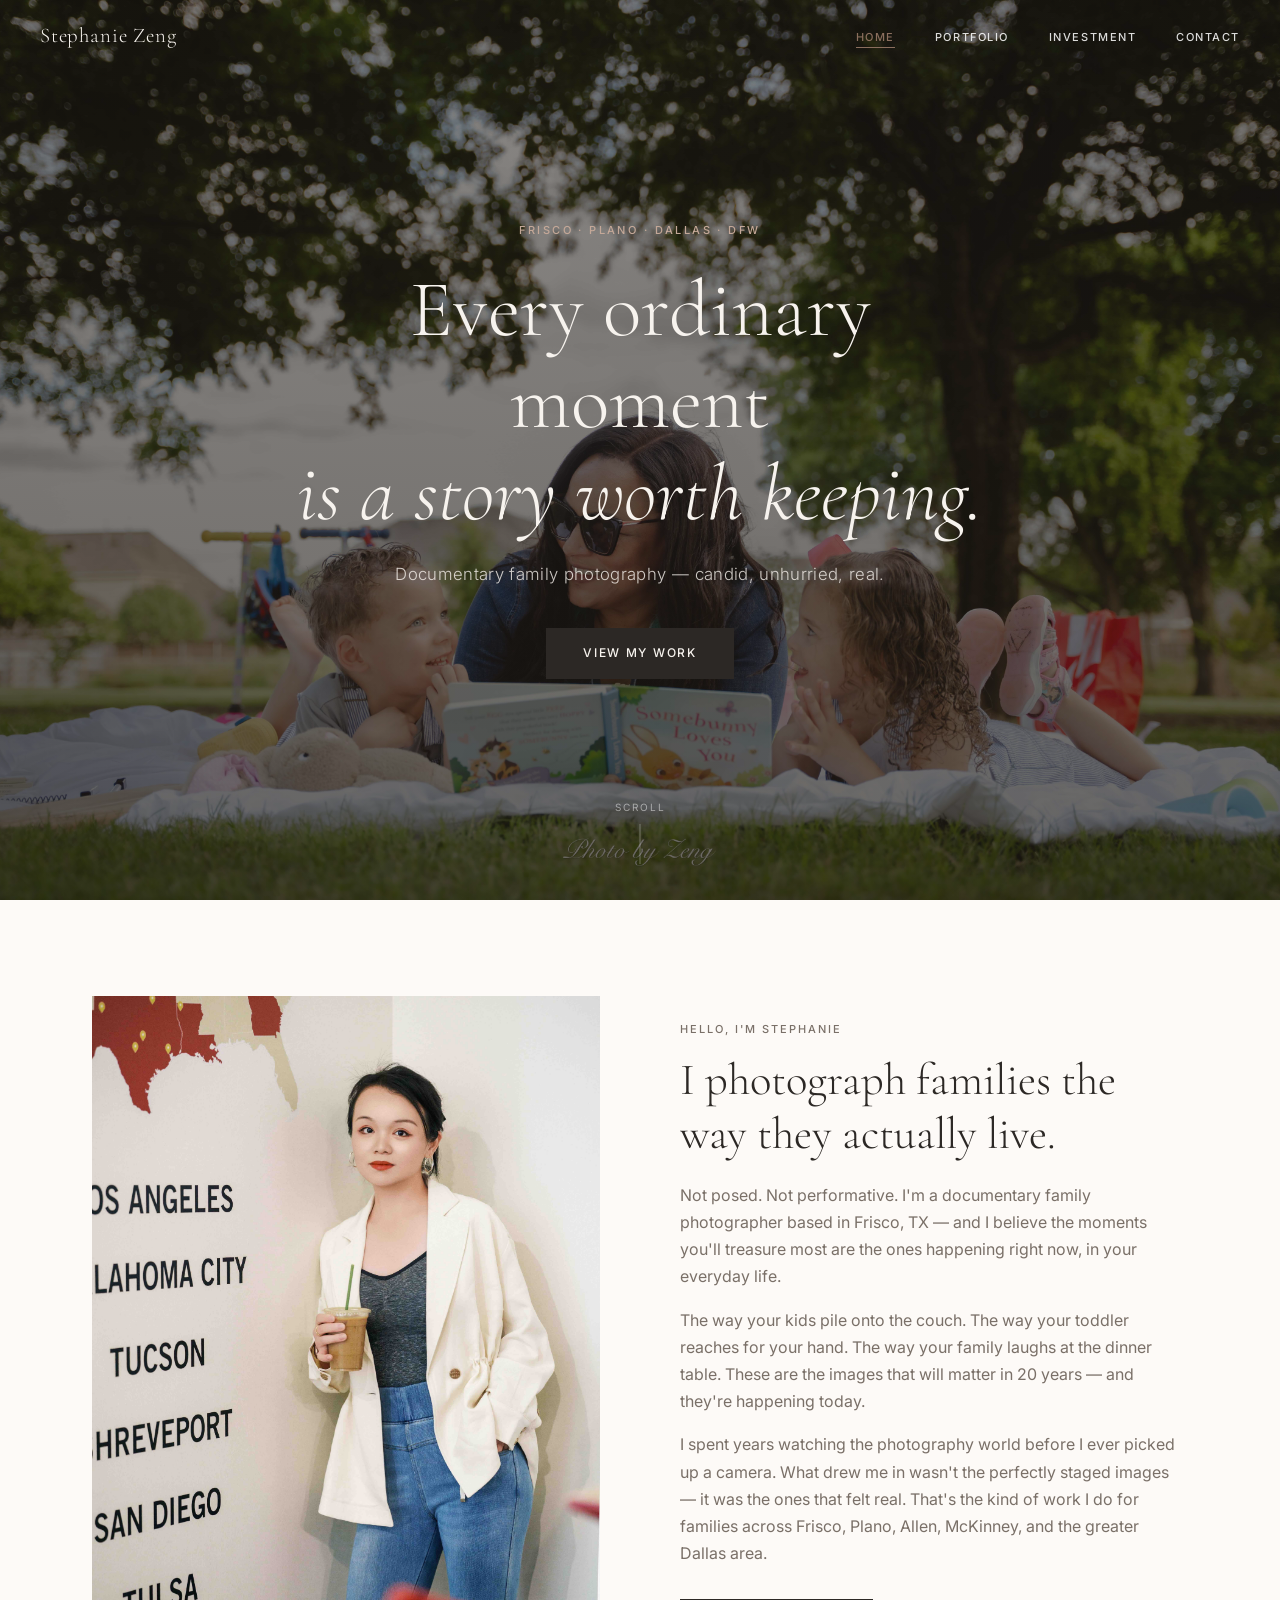
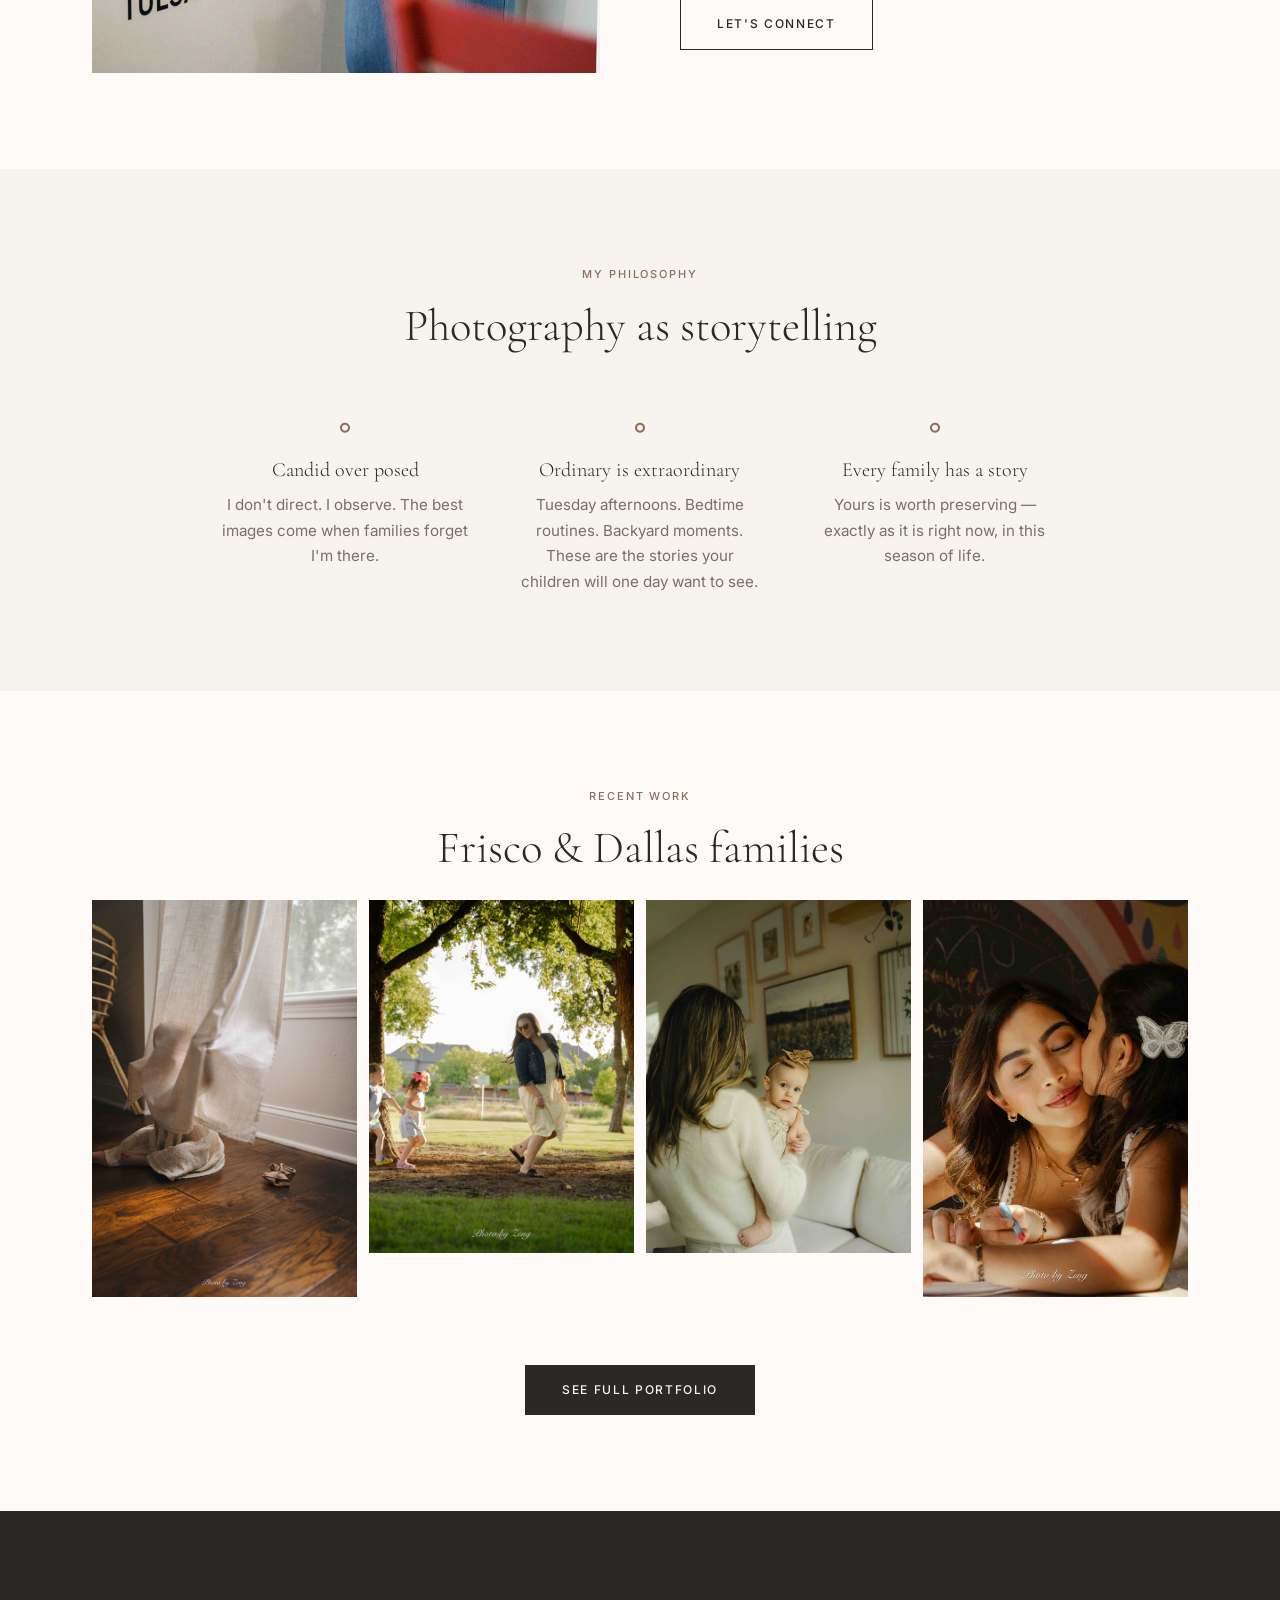
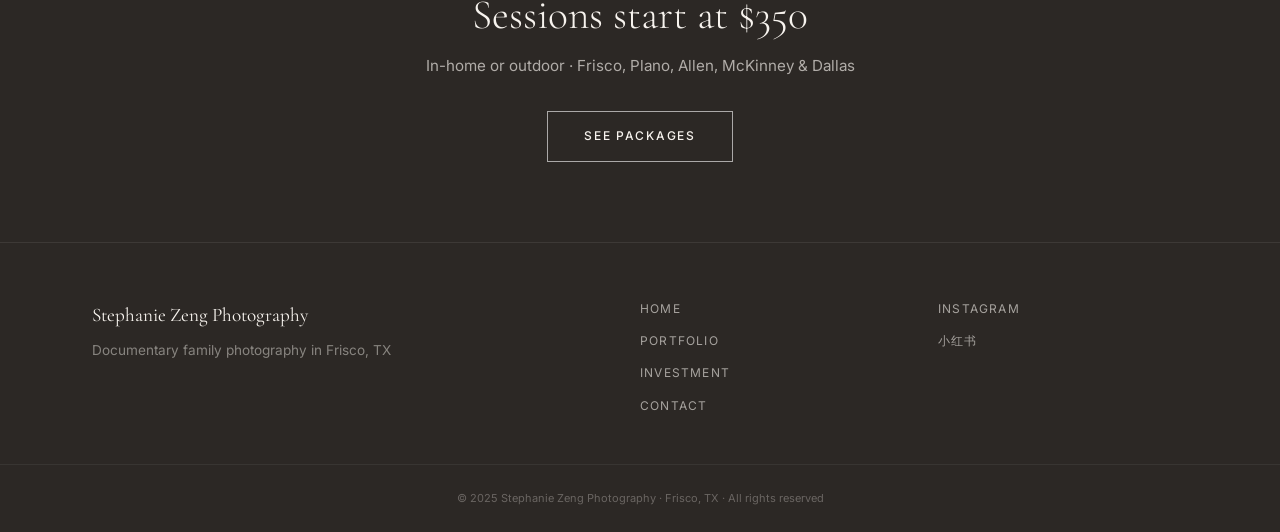
<file: index.html>
<!DOCTYPE html>
<html lang="en">
<head>
  <meta charset="UTF-8" />
  <meta name="viewport" content="width=device-width, initial-scale=1.0" />
  <title>Stephanie Zeng | Frisco Family Photographer | Documentary Photography</title>
  <meta name="description" content="Frisco, TX family photographer specializing in candid documentary photography. Capturing real moments for families in Frisco, Plano, Allen, McKinney, and Dallas. Book a session today." />
  <meta name="keywords" content="Frisco family photographer, Plano family photographer, Dallas documentary photographer, McKinney family photos, Allen TX photographer, candid family photography, documentary family photography, DFW family photographer" />
  <meta name="robots" content="index, follow" />
  <link rel="canonical" href="https://stephaniezeng.com/" />

  <!-- Open Graph -->
  <meta property="og:title" content="Stephanie Zeng | Frisco Family Photographer" />
  <meta property="og:description" content="Documentary family photography in Frisco, Plano, Allen, McKinney & Dallas. Real moments. Real stories." />
  <meta property="og:type" content="website" />
  <meta property="og:url" content="https://stephaniezeng.com/" />
  <meta property="og:image" content="https://stephaniezeng.com/images/og-image.jpg" />

  <!-- Local Business Schema -->
  <script type="application/ld+json">
  {
    "@context": "https://schema.org",
    "@type": "LocalBusiness",
    "name": "Stephanie Zeng Photography",
    "description": "Documentary family photographer serving Frisco, Plano, Allen, McKinney, and Dallas, TX",
    "url": "https://stephaniezeng.com",
    "telephone": "",
    "address": {
      "@type": "PostalAddress",
      "addressLocality": "Frisco",
      "addressRegion": "TX",
      "addressCountry": "US"
    },
    "geo": {
      "@type": "GeoCoordinates",
      "latitude": "33.1507",
      "longitude": "-96.8236"
    },
    "areaServed": ["Frisco TX", "Plano TX", "Allen TX", "McKinney TX", "Dallas TX"],
    "priceRange": "$$",
    "sameAs": [
      "https://www.instagram.com/stephanie.zeng",
      "https://xhslink.com/m/5gTc3pOrVRB"
    ]
  }
  </script>

  <link rel="preconnect" href="https://fonts.googleapis.com">
  <link href="https://fonts.googleapis.com/css2?family=Cormorant+Garamond:ital,wght@0,300;0,400;1,300;1,400&family=Inter:wght@300;400;500&display=swap" rel="stylesheet">
  <link rel="stylesheet" href="css/style.css" />
</head>
<body>

  <!-- NAV -->
  <nav class="nav" id="nav">
    <a href="index.html" class="nav-logo">Stephanie Zeng</a>
    <button class="nav-toggle" id="navToggle" aria-label="Open menu">&#9776;</button>
    <ul class="nav-links" id="navLinks">
      <li><a href="index.html" class="active">Home</a></li>
      <li><a href="portfolio.html">Portfolio</a></li>
      <li><a href="investment.html">Investment</a></li>
      <li><a href="contact.html">Contact</a></li>
    </ul>
  </nav>

  <!-- HERO -->
  <section class="hero">
    <div class="hero-image-wrap">
      <img src="images/hero.jpg" alt="Candid family moment captured in Frisco Texas by documentary photographer Stephanie Zeng" class="hero-img" onerror="this.style.display='none'" />
      <div class="hero-overlay"></div>
    </div>
    <div class="hero-content">
      <p class="hero-eyebrow">Frisco · Plano · Dallas · DFW</p>
      <h1 class="hero-headline">Every ordinary moment<br /><em>is a story worth keeping.</em></h1>
      <p class="hero-sub">Documentary family photography — candid, unhurried, real.</p>
      <a href="portfolio.html" class="btn-primary">View My Work</a>
    </div>
    <div class="hero-scroll">scroll</div>
  </section>

  <!-- INTRO -->
  <section class="intro section">
    <div class="container intro-grid">
      <div class="intro-image-wrap">
        <img src="images/about-portrait.jpg" alt="Stephanie Zeng, Frisco family photographer" onerror="this.style.background='#e8e0d8'" />
      </div>
      <div class="intro-text">
        <p class="eyebrow">Hello, I'm Stephanie</p>
        <h2>I photograph families the way they actually live.</h2>
        <p>Not posed. Not performative. I'm a documentary family photographer based in Frisco, TX — and I believe the moments you'll treasure most are the ones happening right now, in your everyday life.</p>
        <p>The way your kids pile onto the couch. The way your toddler reaches for your hand. The way your family laughs at the dinner table. These are the images that will matter in 20 years — and they're happening today.</p>
        <p>I spent years watching the photography world before I ever picked up a camera. What drew me in wasn't the perfectly staged images — it was the ones that felt real. That's the kind of work I do for families across Frisco, Plano, Allen, McKinney, and the greater Dallas area.</p>
        <a href="contact.html" class="btn-secondary">Let's Connect</a>
      </div>
    </div>
  </section>

  <!-- WHAT I BELIEVE -->
  <section class="beliefs section bg-warm">
    <div class="container beliefs-inner">
      <p class="eyebrow center">My Philosophy</p>
      <h2 class="center">Photography as storytelling</h2>
      <div class="beliefs-grid">
        <div class="belief-card">
          <span class="belief-icon">◦</span>
          <h3>Candid over posed</h3>
          <p>I don't direct. I observe. The best images come when families forget I'm there.</p>
        </div>
        <div class="belief-card">
          <span class="belief-icon">◦</span>
          <h3>Ordinary is extraordinary</h3>
          <p>Tuesday afternoons. Bedtime routines. Backyard moments. These are the stories your children will one day want to see.</p>
        </div>
        <div class="belief-card">
          <span class="belief-icon">◦</span>
          <h3>Every family has a story</h3>
          <p>Yours is worth preserving — exactly as it is right now, in this season of life.</p>
        </div>
      </div>
    </div>
  </section>

  <!-- GALLERY PREVIEW -->
  <section class="preview section">
    <div class="container">
      <p class="eyebrow center">Recent Work</p>
      <h2 class="center">Frisco & Dallas families</h2>
      <div class="preview-grid">
        <div class="preview-item tall"><img src="images/gallery-1.jpg" alt="Candid family photo session Frisco TX" onerror="this.style.background='#d5cdc4'" /></div>
        <div class="preview-item"><img src="images/gallery-2.jpg" alt="Documentary family photography Dallas" onerror="this.style.background='#c9c1b8'" /></div>
        <div class="preview-item"><img src="images/gallery-3.jpg" alt="Children photography Plano TX" onerror="this.style.background='#bfb8b0'" /></div>
        <div class="preview-item tall"><img src="images/gallery-4.jpg" alt="Family session McKinney Allen TX" onerror="this.style.background='#d5cdc4'" /></div>
      </div>
      <div class="center mt-lg">
        <a href="portfolio.html" class="btn-primary">See Full Portfolio</a>
      </div>
    </div>
  </section>

  <!-- CTA BAND -->
  <section class="cta-band">
    <div class="container cta-band-inner">
      <h2>Sessions start at $350</h2>
      <p>In-home or outdoor · Frisco, Plano, Allen, McKinney & Dallas</p>
      <a href="investment.html" class="btn-light">See Packages</a>
    </div>
  </section>

  <!-- FOOTER -->
  <footer class="footer">
    <div class="container footer-inner">
      <div class="footer-brand">
        <p class="footer-logo">Stephanie Zeng Photography</p>
        <p class="footer-tagline">Documentary family photography in Frisco, TX</p>
      </div>
      <div class="footer-links">
        <a href="index.html">Home</a>
        <a href="portfolio.html">Portfolio</a>
        <a href="investment.html">Investment</a>
        <a href="contact.html">Contact</a>
      </div>
      <div class="footer-social">
        <a href="https://www.instagram.com/stephanie.zeng" target="_blank" rel="noopener">Instagram</a>
        <a href="https://xhslink.com/m/5gTc3pOrVRB" target="_blank" rel="noopener">小红书</a>
      </div>
    </div>
    <p class="footer-copy">&copy; 2025 Stephanie Zeng Photography · Frisco, TX · All rights reserved</p>
  </footer>

  <script src="js/main.js"></script>
</body>
</html>
</file>
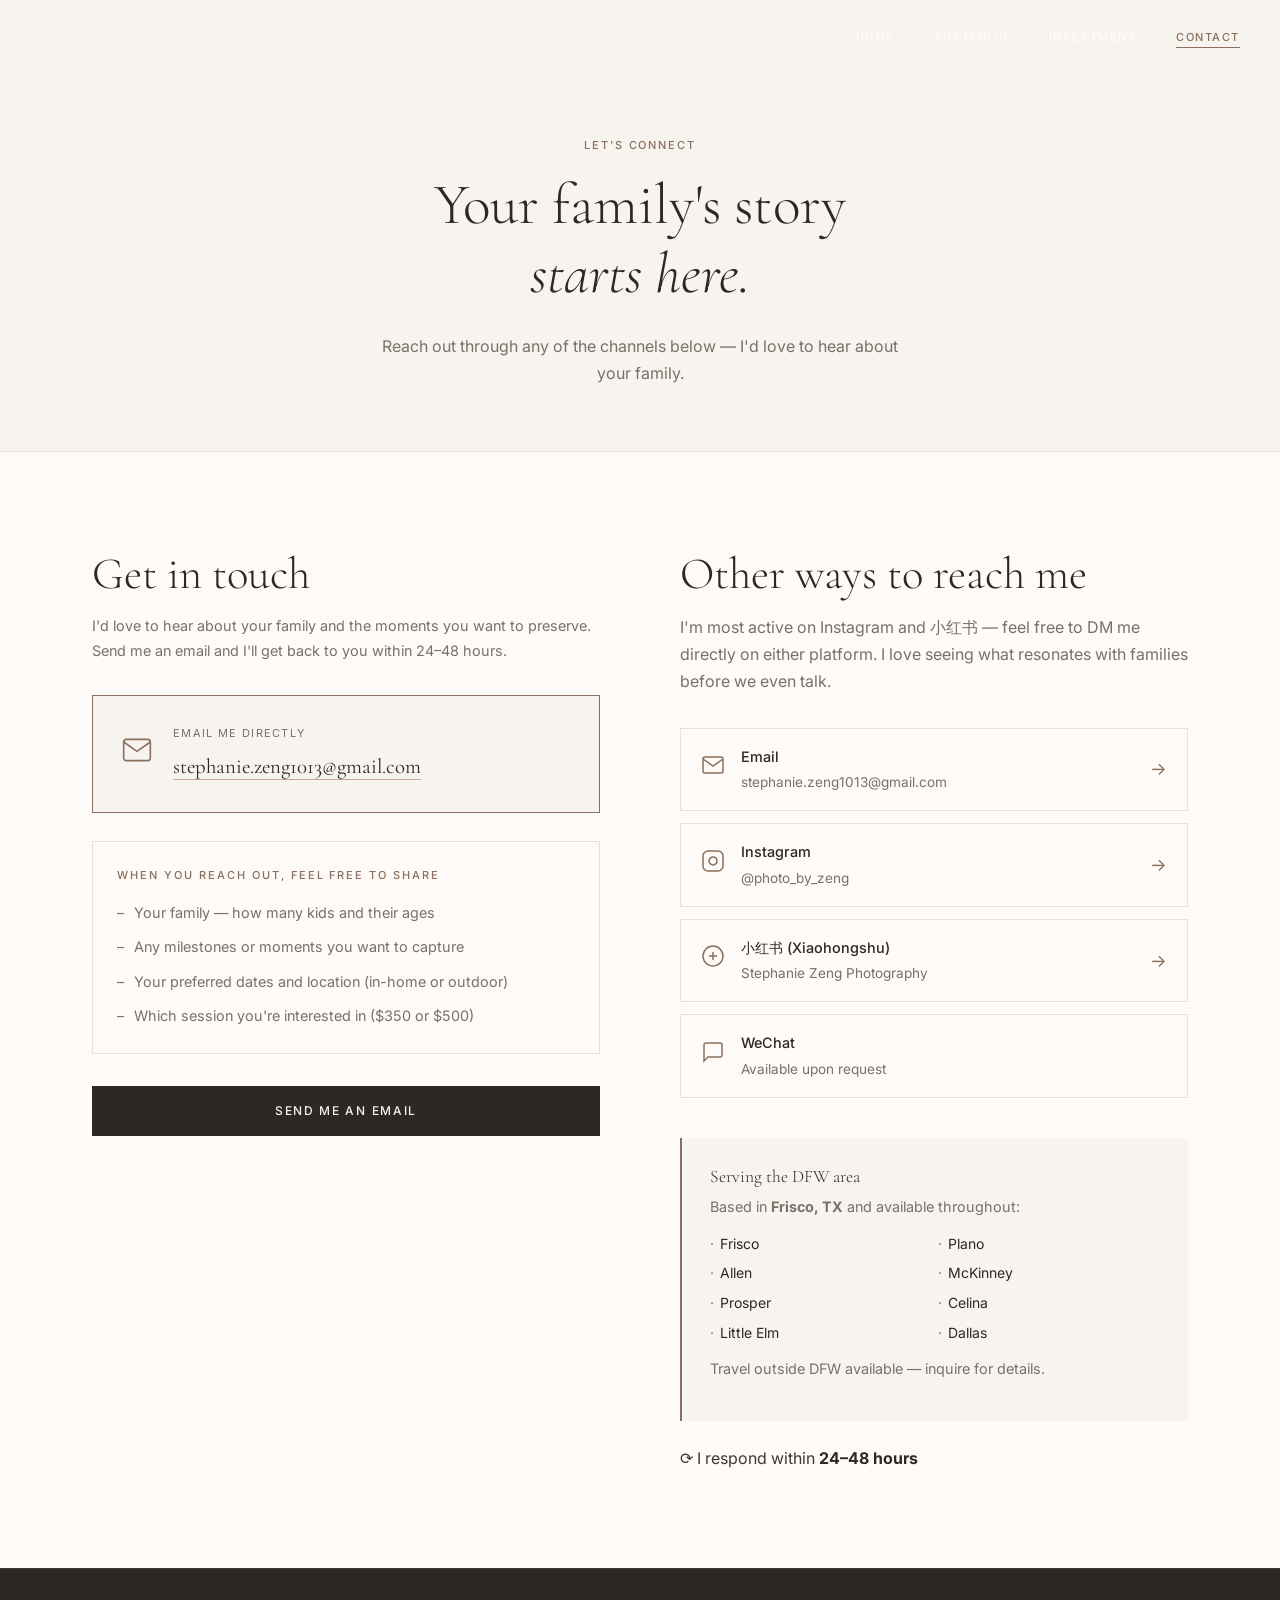
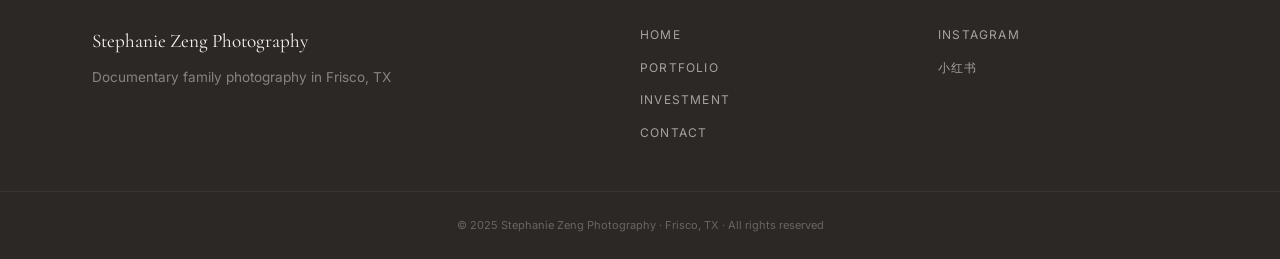
<file: contact.html>
<!DOCTYPE html>
<html lang="en">
<head>
  <meta charset="UTF-8" />
  <meta name="viewport" content="width=device-width, initial-scale=1.0" />
  <title>Contact | Stephanie Zeng Photography | Frisco Family Photographer</title>
  <meta name="description" content="Book a documentary family photography session with Stephanie Zeng in Frisco, Plano, Allen, McKinney, and Dallas TX. Reach out via email, Instagram, or WeChat." />
  <meta name="keywords" content="book Frisco family photographer, contact Dallas documentary photographer, family photography inquiry DFW, Plano family photo session booking" />
  <link rel="canonical" href="https://stephaniezeng.com/contact.html" />
  <link rel="preconnect" href="https://fonts.googleapis.com">
  <link href="https://fonts.googleapis.com/css2?family=Cormorant+Garamond:ital,wght@0,300;0,400;1,300;1,400&family=Inter:wght@300;400;500&display=swap" rel="stylesheet">
  <link rel="stylesheet" href="css/style.css" />
</head>
<body>

  <nav class="nav" id="nav">
    <a href="index.html" class="nav-logo">Stephanie Zeng</a>
    <button class="nav-toggle" id="navToggle" aria-label="Open menu">&#9776;</button>
    <ul class="nav-links" id="navLinks">
      <li><a href="index.html">Home</a></li>
      <li><a href="portfolio.html">Portfolio</a></li>
      <li><a href="investment.html">Investment</a></li>
      <li><a href="contact.html" class="active">Contact</a></li>
    </ul>
  </nav>

  <!-- PAGE HERO -->
  <section class="page-hero">
    <div class="container">
      <p class="eyebrow center">Let's Connect</p>
      <h1 class="center">Your family's story<br /><em>starts here.</em></h1>
      <p class="page-hero-sub center">Reach out through any of the channels below — I'd love to hear about your family.</p>
    </div>
  </section>

  <!-- CONTACT SECTION -->
  <section class="contact-section section">
    <div class="container contact-grid">

      <!-- EMAIL CARD -->
      <div class="contact-form-wrap">
        <h2>Get in touch</h2>
        <p class="contact-form-note">I'd love to hear about your family and the moments you want to preserve. Send me an email and I'll get back to you within 24–48 hours.</p>

        <div class="email-cta-card">
          <div class="email-cta-icon">
            <svg width="32" height="32" viewBox="0 0 24 24" fill="none" stroke="currentColor" stroke-width="1.2"><path d="M4 4h16c1.1 0 2 .9 2 2v12c0 1.1-.9 2-2 2H4c-1.1 0-2-.9-2-2V6c0-1.1.9-2 2-2z"/><polyline points="22,6 12,13 2,6"/></svg>
          </div>
          <div class="email-cta-text">
            <p class="email-cta-label">Email me directly</p>
            <a href="mailto:stephanie.zeng1013@gmail.com" class="email-cta-address">stephanie.zeng1013@gmail.com</a>
          </div>
        </div>

        <div class="email-what-to-include">
          <p class="eyebrow">When you reach out, feel free to share</p>
          <ul class="email-tips">
            <li>Your family — how many kids and their ages</li>
            <li>Any milestones or moments you want to capture</li>
            <li>Your preferred dates and location (in-home or outdoor)</li>
            <li>Which session you're interested in ($350 or $500)</li>
          </ul>
        </div>

        <a href="mailto:stephanie.zeng1013@gmail.com" class="btn-primary full-width" style="margin-top:32px;display:block;">Send Me an Email</a>
      </div>

      <!-- CONTACT INFO -->
      <div class="contact-info-wrap">
        <h2>Other ways to reach me</h2>
        <p>I'm most active on Instagram and 小红书 — feel free to DM me directly on either platform. I love seeing what resonates with families before we even talk.</p>

        <div class="contact-channels">

          <a href="mailto:stephanie.zeng1013@gmail.com" class="channel-card">
            <div class="channel-icon">
              <svg width="24" height="24" viewBox="0 0 24 24" fill="none" stroke="currentColor" stroke-width="1.5"><path d="M4 4h16c1.1 0 2 .9 2 2v12c0 1.1-.9 2-2 2H4c-1.1 0-2-.9-2-2V6c0-1.1.9-2 2-2z"/><polyline points="22,6 12,13 2,6"/></svg>
            </div>
            <div class="channel-text">
              <p class="channel-name">Email</p>
              <p class="channel-handle">stephanie.zeng1013@gmail.com</p>
            </div>
            <span class="channel-arrow">→</span>
          </a>

          <a href="https://www.instagram.com/photo_by_zeng" target="_blank" rel="noopener" class="channel-card">
            <div class="channel-icon">
              <svg width="24" height="24" viewBox="0 0 24 24" fill="none" stroke="currentColor" stroke-width="1.5"><rect x="2" y="2" width="20" height="20" rx="5" ry="5"/><path d="M16 11.37A4 4 0 1 1 12.63 8 4 4 0 0 1 16 11.37z"/><line x1="17.5" y1="6.5" x2="17.51" y2="6.5"/></svg>
            </div>
            <div class="channel-text">
              <p class="channel-name">Instagram</p>
              <p class="channel-handle">@photo_by_zeng</p>
            </div>
            <span class="channel-arrow">→</span>
          </a>

          <a href="https://xhslink.com/m/5gTc3pOrVRB" target="_blank" rel="noopener" class="channel-card">
            <div class="channel-icon">
              <svg width="24" height="24" viewBox="0 0 24 24" fill="none" stroke="currentColor" stroke-width="1.5"><path d="M12 2C6.48 2 2 6.48 2 12s4.48 10 10 10 10-4.48 10-10S17.52 2 12 2z"/><path d="M8 12h8M12 8v8"/></svg>
            </div>
            <div class="channel-text">
              <p class="channel-name">小红书 (Xiaohongshu)</p>
              <p class="channel-handle">Stephanie Zeng Photography</p>
            </div>
            <span class="channel-arrow">→</span>
          </a>

          <div class="channel-card no-link">
            <div class="channel-icon">
              <svg width="24" height="24" viewBox="0 0 24 24" fill="none" stroke="currentColor" stroke-width="1.5"><path d="M21 15a2 2 0 0 1-2 2H7l-4 4V5a2 2 0 0 1 2-2h14a2 2 0 0 1 2 2z"/></svg>
            </div>
            <div class="channel-text">
              <p class="channel-name">WeChat</p>
              <p class="channel-handle">Available upon request</p>
            </div>
          </div>

        </div>

        <div class="contact-location-note">
          <h3>Serving the DFW area</h3>
          <p>Based in <strong>Frisco, TX</strong> and available throughout:</p>
          <ul class="location-list">
            <li>Frisco</li>
            <li>Plano</li>
            <li>Allen</li>
            <li>McKinney</li>
            <li>Prosper</li>
            <li>Celina</li>
            <li>Little Elm</li>
            <li>Dallas</li>
          </ul>
          <p class="location-note-sub">Travel outside DFW available — inquire for details.</p>
        </div>

        <div class="response-time">
          <p>⟳ I respond within <strong>24–48 hours</strong></p>
        </div>

      </div>
    </div>
  </section>

  <footer class="footer">
    <div class="container footer-inner">
      <div class="footer-brand">
        <p class="footer-logo">Stephanie Zeng Photography</p>
        <p class="footer-tagline">Documentary family photography in Frisco, TX</p>
      </div>
      <div class="footer-links">
        <a href="index.html">Home</a>
        <a href="portfolio.html">Portfolio</a>
        <a href="investment.html">Investment</a>
        <a href="contact.html">Contact</a>
      </div>
      <div class="footer-social">
        <a href="https://www.instagram.com/photo_by_zeng" target="_blank" rel="noopener">Instagram</a>
        <a href="https://xhslink.com/m/5gTc3pOrVRB" target="_blank" rel="noopener">小红书</a>
      </div>
    </div>
    <p class="footer-copy">&copy; 2025 Stephanie Zeng Photography · Frisco, TX · All rights reserved</p>
  </footer>

  <script src="js/main.js"></script>
</body>
</html>
</file>
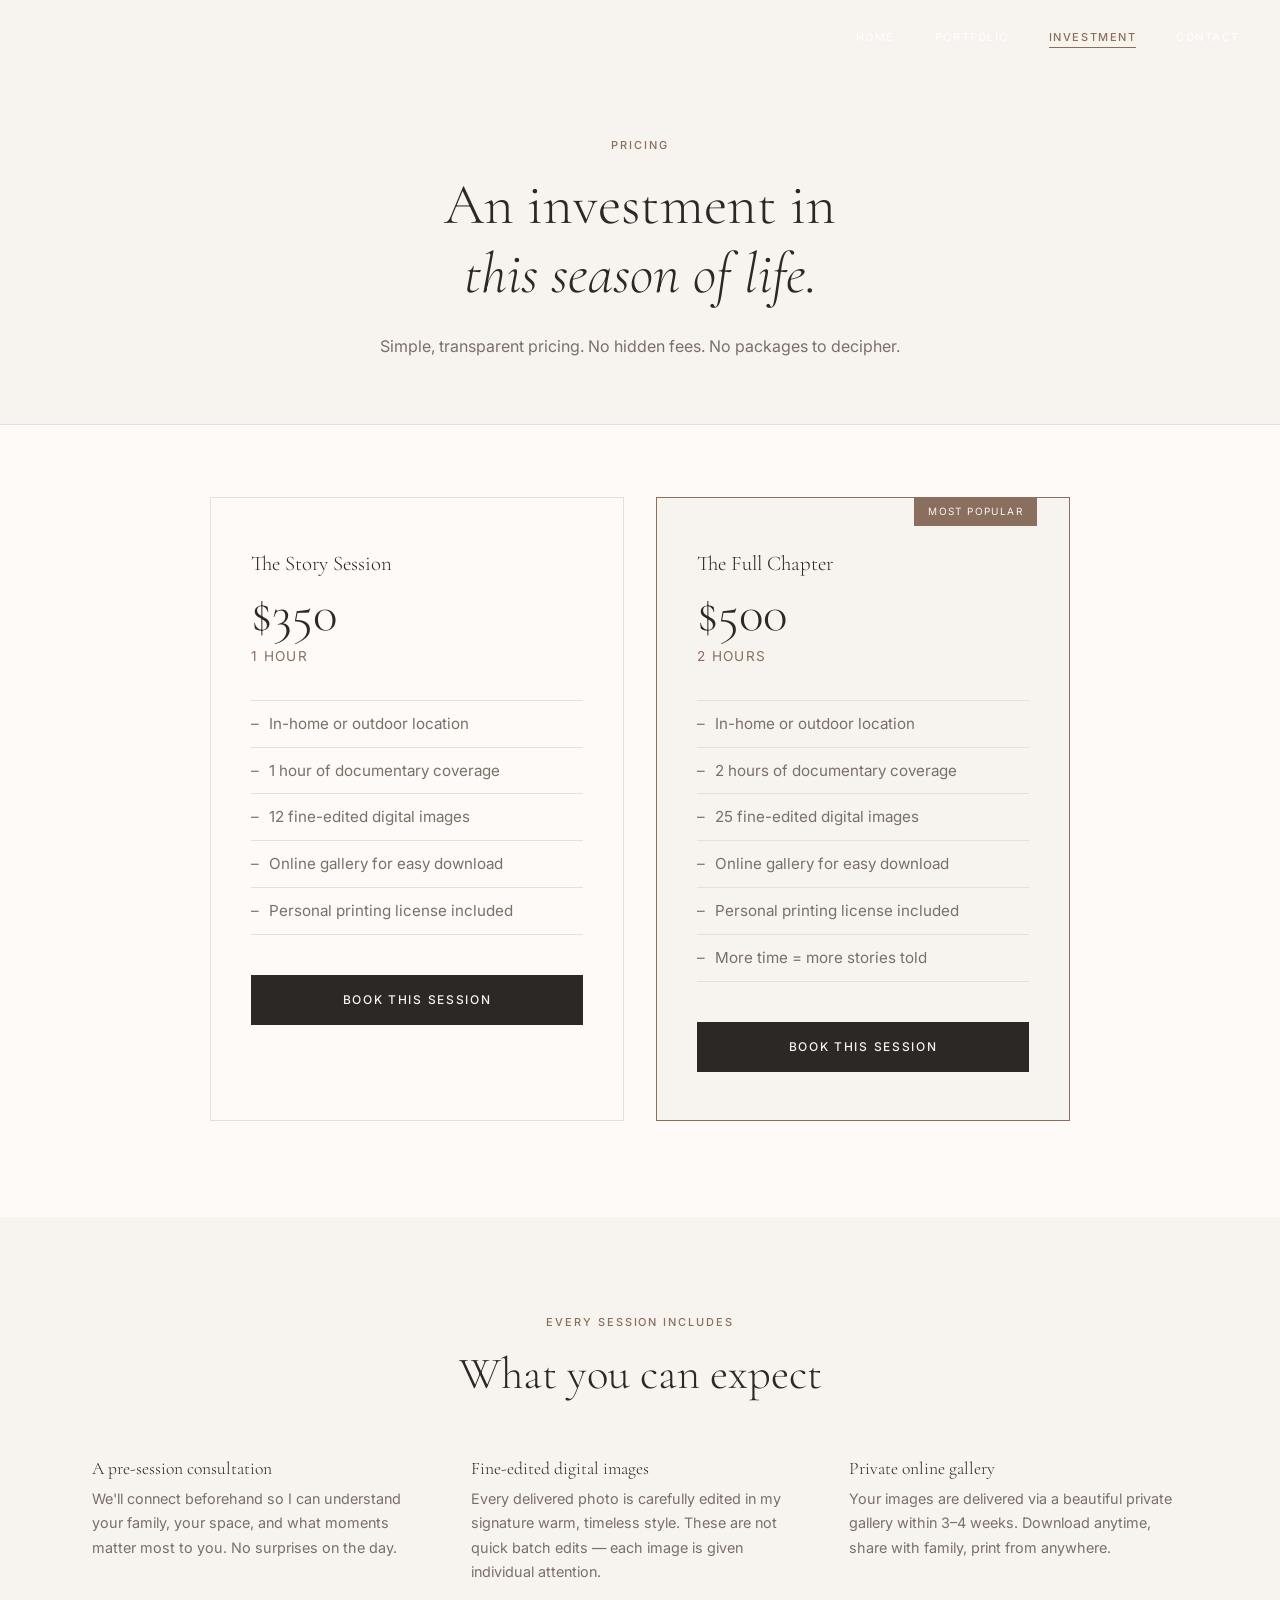
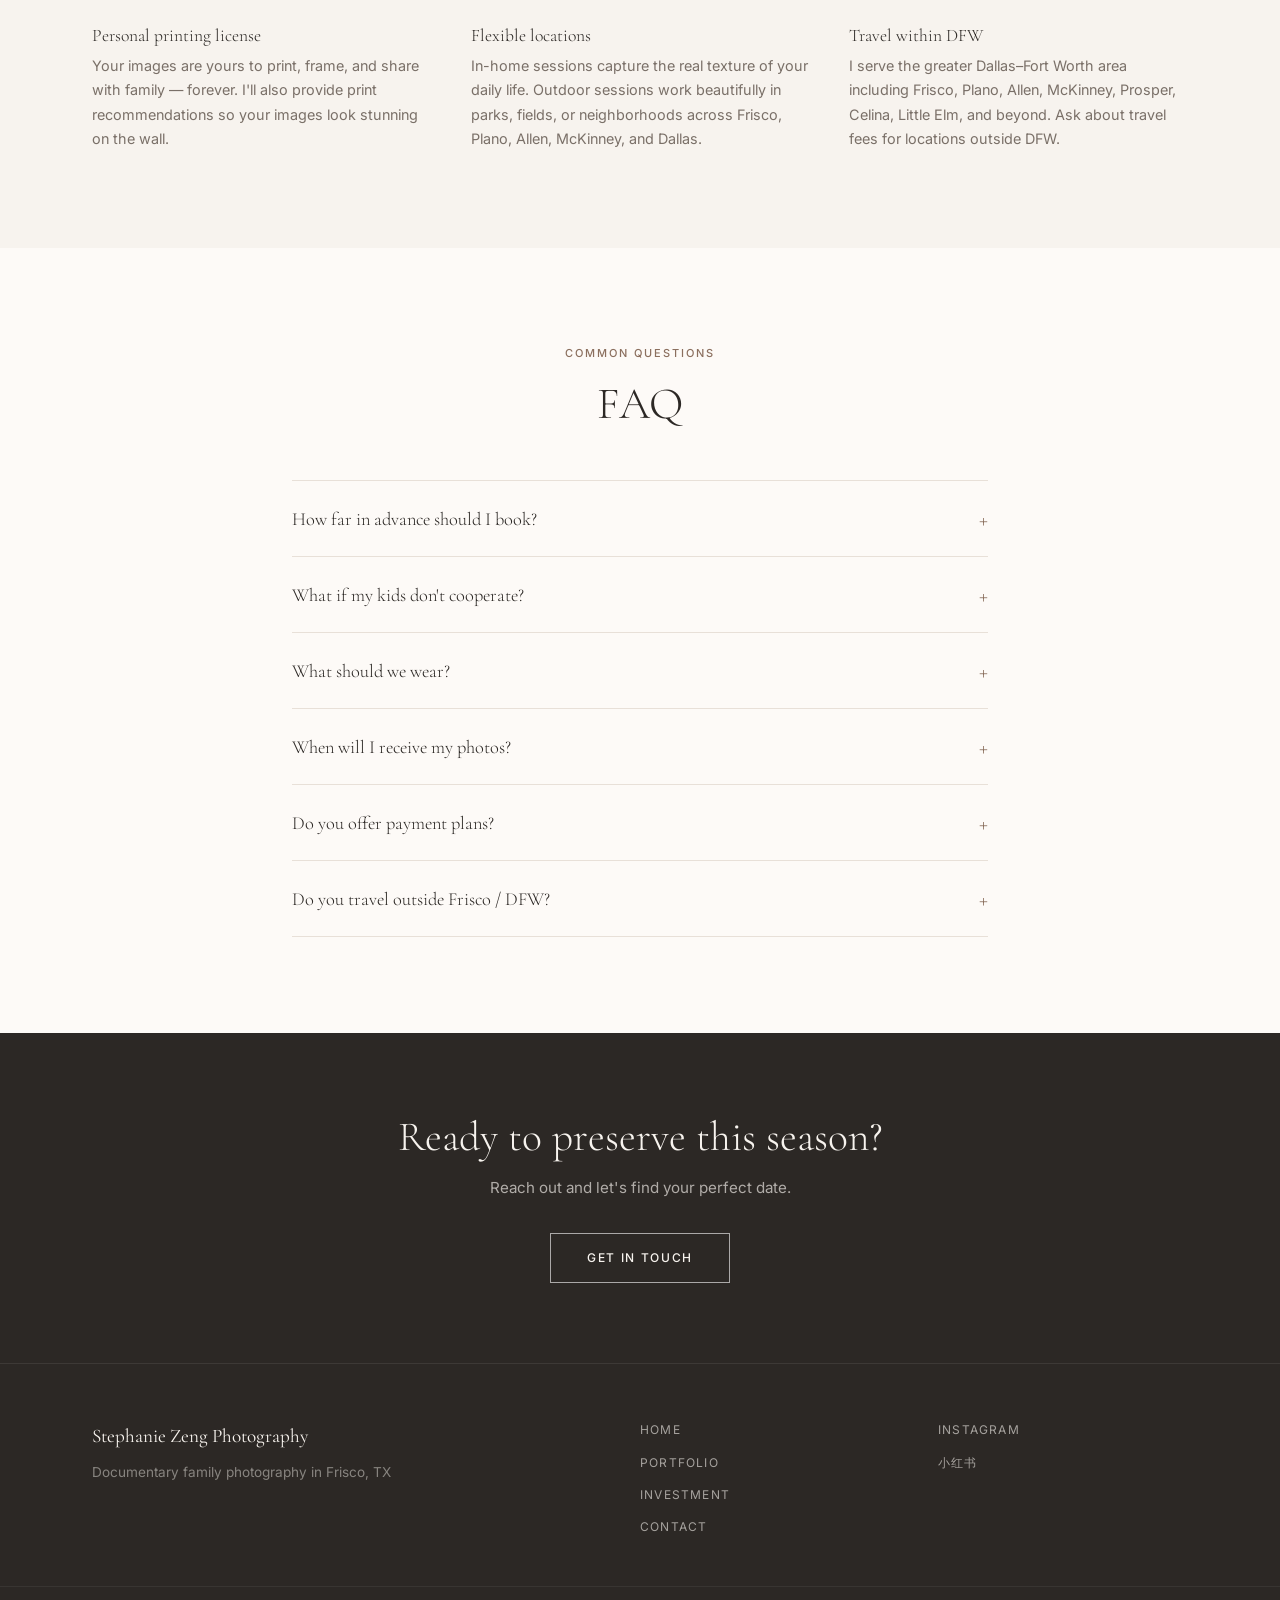
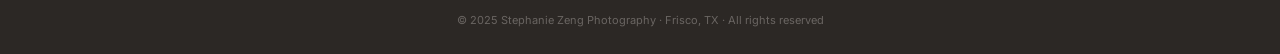
<file: investment.html>
<!DOCTYPE html>
<html lang="en">
<head>
  <meta charset="UTF-8" />
  <meta name="viewport" content="width=device-width, initial-scale=1.0" />
  <title>Investment | Stephanie Zeng Photography | Frisco Family Sessions</title>
  <meta name="description" content="Documentary family photography sessions starting at $350. In-home or outdoor. Serving Frisco, Plano, Allen, McKinney, and Dallas TX. See packages and pricing." />
  <meta name="keywords" content="Frisco family photographer pricing, family photography cost Dallas TX, affordable family photographer Plano, documentary family session investment DFW" />
  <link rel="canonical" href="https://stephaniezeng.com/investment.html" />
  <link rel="preconnect" href="https://fonts.googleapis.com">
  <link href="https://fonts.googleapis.com/css2?family=Cormorant+Garamond:ital,wght@0,300;0,400;1,300;1,400&family=Inter:wght@300;400;500&display=swap" rel="stylesheet">
  <link rel="stylesheet" href="css/style.css" />
</head>
<body>

  <nav class="nav" id="nav">
    <a href="index.html" class="nav-logo">Stephanie Zeng</a>
    <button class="nav-toggle" id="navToggle" aria-label="Open menu">&#9776;</button>
    <ul class="nav-links" id="navLinks">
      <li><a href="index.html">Home</a></li>
      <li><a href="portfolio.html">Portfolio</a></li>
      <li><a href="investment.html" class="active">Investment</a></li>
      <li><a href="contact.html">Contact</a></li>
    </ul>
  </nav>

  <!-- PAGE HERO -->
  <section class="page-hero">
    <div class="container">
      <p class="eyebrow center">Pricing</p>
      <h1 class="center">An investment in<br /><em>this season of life.</em></h1>
      <p class="page-hero-sub center">Simple, transparent pricing. No hidden fees. No packages to decipher.</p>
    </div>
  </section>

  <!-- PACKAGES -->
  <section class="packages section">
    <div class="container">
      <div class="packages-grid">

        <!-- SESSION 1 -->
        <div class="package-card">
          <div class="package-top">
            <p class="package-label">The Story Session</p>
            <p class="package-price">$350</p>
            <p class="package-duration">1 hour</p>
          </div>
          <ul class="package-includes">
            <li>In-home or outdoor location</li>
            <li>1 hour of documentary coverage</li>
            <li>12 fine-edited digital images</li>
            <li>Online gallery for easy download</li>
            <li>Personal printing license included</li>
          </ul>
          <a href="contact.html" class="btn-primary full-width">Book This Session</a>
        </div>

        <!-- SESSION 2 -->
        <div class="package-card featured">
          <div class="package-badge">Most Popular</div>
          <div class="package-top">
            <p class="package-label">The Full Chapter</p>
            <p class="package-price">$500</p>
            <p class="package-duration">2 hours</p>
          </div>
          <ul class="package-includes">
            <li>In-home or outdoor location</li>
            <li>2 hours of documentary coverage</li>
            <li>25 fine-edited digital images</li>
            <li>Online gallery for easy download</li>
            <li>Personal printing license included</li>
            <li>More time = more stories told</li>
          </ul>
          <a href="contact.html" class="btn-primary full-width">Book This Session</a>
        </div>

      </div>
    </div>
  </section>

  <!-- WHAT'S INCLUDED DETAILS -->
  <section class="included section bg-warm">
    <div class="container">
      <p class="eyebrow center">Every session includes</p>
      <h2 class="center">What you can expect</h2>
      <div class="included-grid">
        <div class="included-item">
          <h3>A pre-session consultation</h3>
          <p>We'll connect beforehand so I can understand your family, your space, and what moments matter most to you. No surprises on the day.</p>
        </div>
        <div class="included-item">
          <h3>Fine-edited digital images</h3>
          <p>Every delivered photo is carefully edited in my signature warm, timeless style. These are not quick batch edits — each image is given individual attention.</p>
        </div>
        <div class="included-item">
          <h3>Private online gallery</h3>
          <p>Your images are delivered via a beautiful private gallery within 3–4 weeks. Download anytime, share with family, print from anywhere.</p>
        </div>
        <div class="included-item">
          <h3>Personal printing license</h3>
          <p>Your images are yours to print, frame, and share with family — forever. I'll also provide print recommendations so your images look stunning on the wall.</p>
        </div>
        <div class="included-item">
          <h3>Flexible locations</h3>
          <p>In-home sessions capture the real texture of your daily life. Outdoor sessions work beautifully in parks, fields, or neighborhoods across Frisco, Plano, Allen, McKinney, and Dallas.</p>
        </div>
        <div class="included-item">
          <h3>Travel within DFW</h3>
          <p>I serve the greater Dallas–Fort Worth area including Frisco, Plano, Allen, McKinney, Prosper, Celina, Little Elm, and beyond. Ask about travel fees for locations outside DFW.</p>
        </div>
      </div>
    </div>
  </section>

  <!-- FAQ -->
  <section class="faq section">
    <div class="container faq-inner">
      <p class="eyebrow center">Common Questions</p>
      <h2 class="center">FAQ</h2>
      <div class="faq-list">
        <div class="faq-item">
          <button class="faq-q" aria-expanded="false">How far in advance should I book?</button>
          <div class="faq-a"><p>I recommend booking 4–6 weeks in advance, especially for fall sessions (September–November) which fill quickly. Summer and spring dates can book within 2–3 weeks.</p></div>
        </div>
        <div class="faq-item">
          <button class="faq-q" aria-expanded="false">What if my kids don't cooperate?</button>
          <div class="faq-a"><p>This is a documentary session — real life is exactly what I'm here to capture. Tantrums, silliness, running away — it's all part of your family's story. I've never met a family that wasn't "photogenic." I promise.</p></div>
        </div>
        <div class="faq-item">
          <button class="faq-q" aria-expanded="false">What should we wear?</button>
          <div class="faq-a"><p>Wear what you actually wear. Matching outfits are not required — complementary tones work well, but the most important thing is that you feel comfortable. I'll send a style guide after booking.</p></div>
        </div>
        <div class="faq-item">
          <button class="faq-q" aria-expanded="false">When will I receive my photos?</button>
          <div class="faq-a"><p>Your gallery will be delivered within 3–4 weeks of your session. Rush delivery is available for an additional fee — just ask.</p></div>
        </div>
        <div class="faq-item">
          <button class="faq-q" aria-expanded="false">Do you offer payment plans?</button>
          <div class="faq-a"><p>Yes! A 50% retainer is due at booking to hold your date, with the remainder due on the day of your session. I want this to be accessible for every family.</p></div>
        </div>
        <div class="faq-item">
          <button class="faq-q" aria-expanded="false">Do you travel outside Frisco / DFW?</button>
          <div class="faq-a"><p>I'm based in Frisco and regularly shoot across the DFW metroplex — Plano, Allen, McKinney, Prosper, Little Elm, Celina, and Dallas proper. Travel beyond DFW is available, please reach out to discuss.</p></div>
        </div>
      </div>
    </div>
  </section>

  <!-- CTA -->
  <section class="cta-band">
    <div class="container cta-band-inner">
      <h2>Ready to preserve this season?</h2>
      <p>Reach out and let's find your perfect date.</p>
      <a href="contact.html" class="btn-light">Get in Touch</a>
    </div>
  </section>

  <footer class="footer">
    <div class="container footer-inner">
      <div class="footer-brand">
        <p class="footer-logo">Stephanie Zeng Photography</p>
        <p class="footer-tagline">Documentary family photography in Frisco, TX</p>
      </div>
      <div class="footer-links">
        <a href="index.html">Home</a>
        <a href="portfolio.html">Portfolio</a>
        <a href="investment.html">Investment</a>
        <a href="contact.html">Contact</a>
      </div>
      <div class="footer-social">
        <a href="https://www.instagram.com/stephanie.zeng" target="_blank" rel="noopener">Instagram</a>
        <a href="https://xhslink.com/m/5gTc3pOrVRB" target="_blank" rel="noopener">小红书</a>
      </div>
    </div>
    <p class="footer-copy">&copy; 2025 Stephanie Zeng Photography · Frisco, TX · All rights reserved</p>
  </footer>

  <script src="js/main.js"></script>
</body>
</html>
</file>
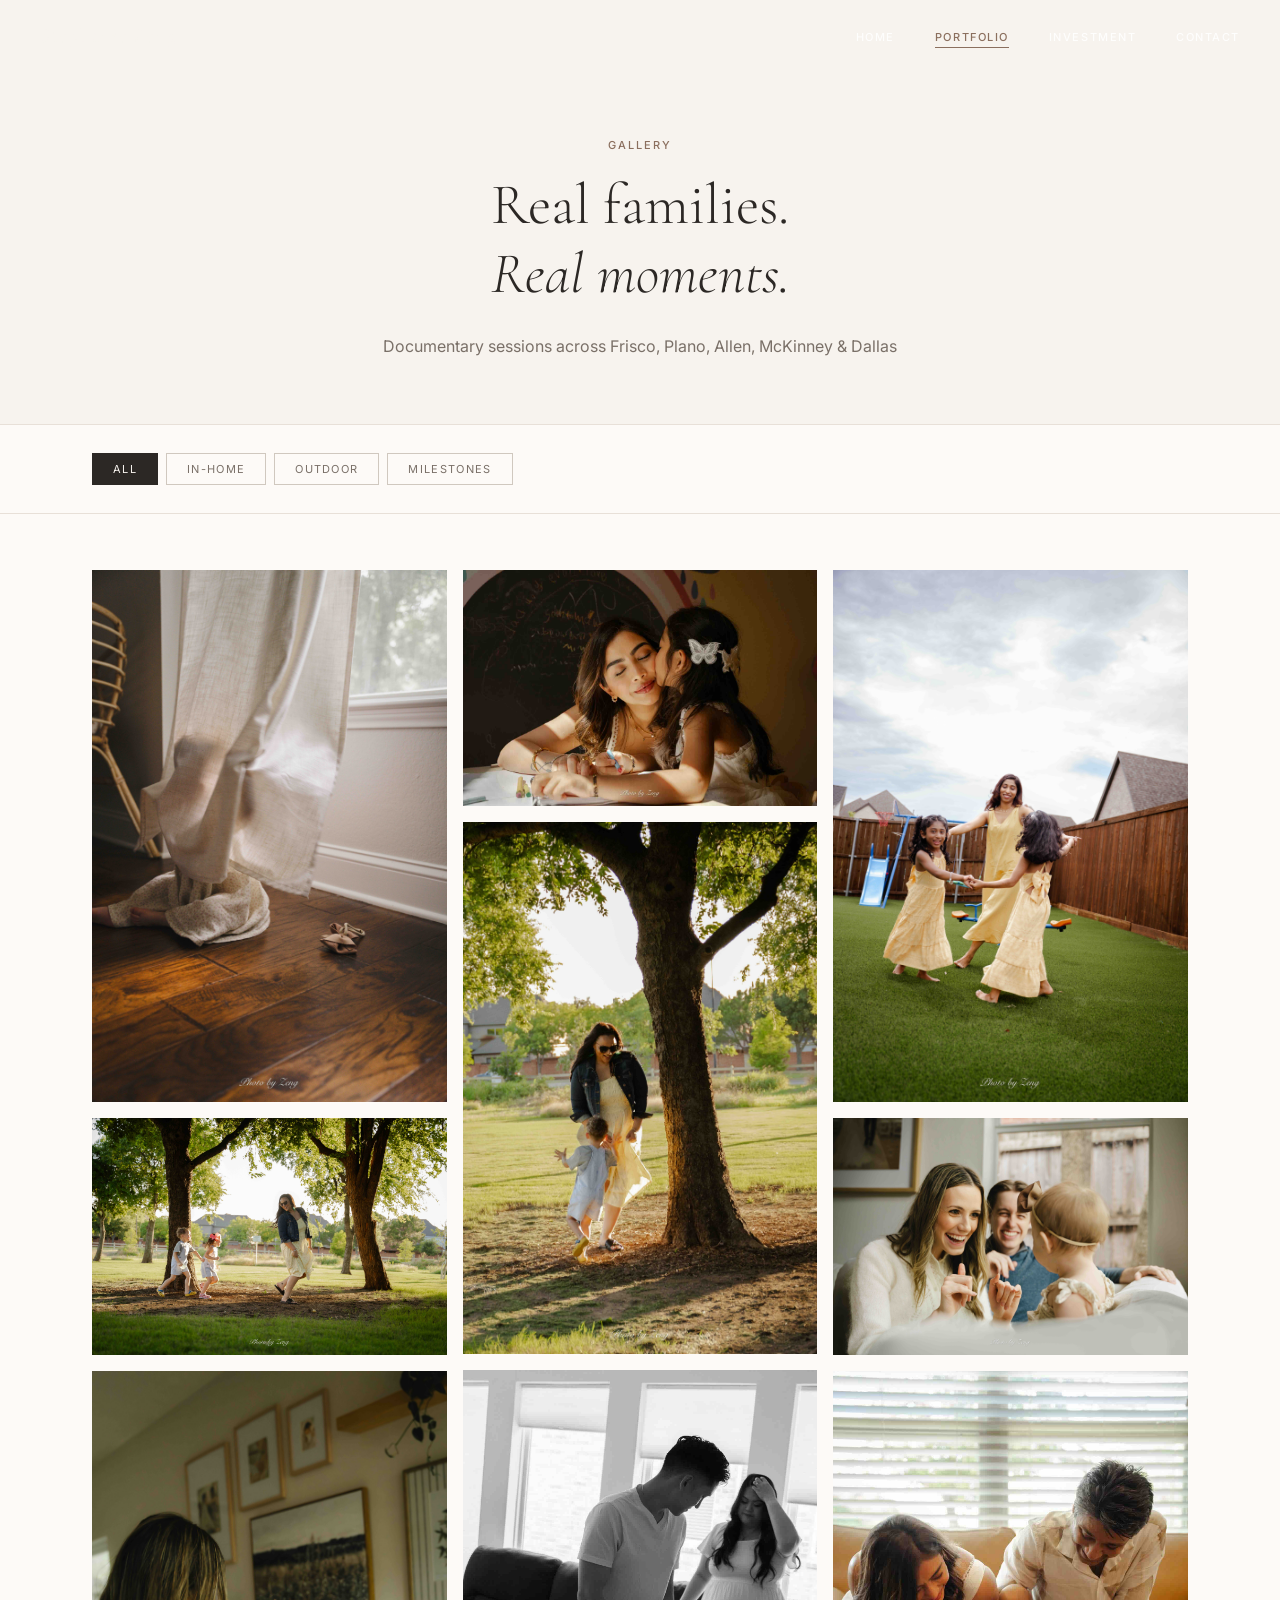
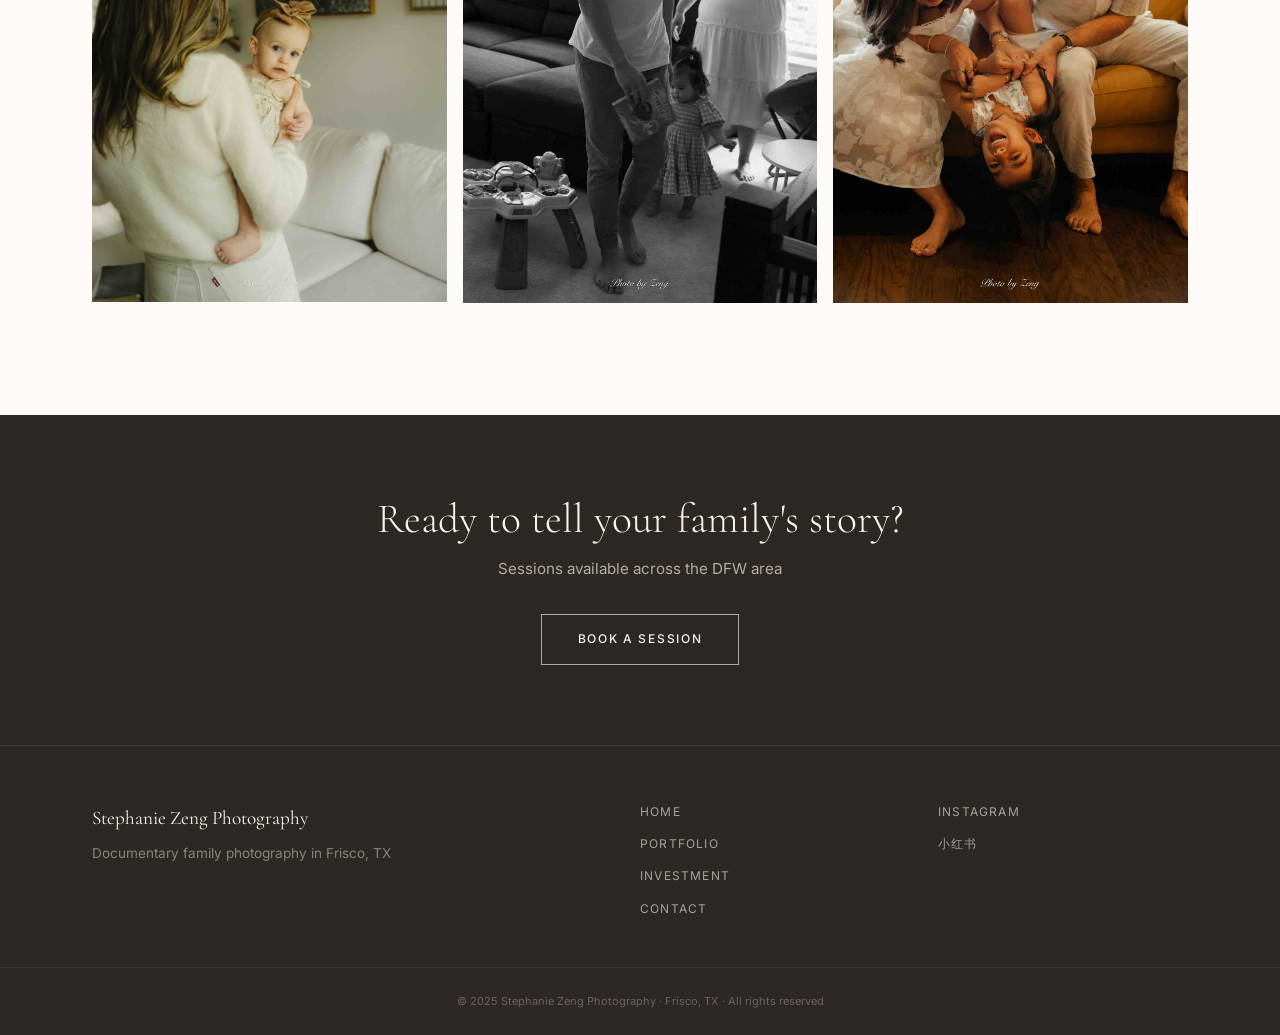
<file: portfolio.html>
<!DOCTYPE html>
<html lang="en">
<head>
  <meta charset="UTF-8" />
  <meta name="viewport" content="width=device-width, initial-scale=1.0" />
  <title>Portfolio | Stephanie Zeng | Frisco Documentary Family Photographer</title>
  <meta name="description" content="Browse candid, documentary family photography sessions in Frisco, Plano, Allen, McKinney, and Dallas TX. Real moments, real families, real stories by Stephanie Zeng." />
  <meta name="keywords" content="Frisco family photographer portfolio, Dallas candid family photos, documentary family photography DFW, Plano family photo gallery" />
  <link rel="canonical" href="https://stephaniezeng.com/portfolio.html" />
  <link rel="preconnect" href="https://fonts.googleapis.com">
  <link href="https://fonts.googleapis.com/css2?family=Cormorant+Garamond:ital,wght@0,300;0,400;1,300;1,400&family=Inter:wght@300;400;500&display=swap" rel="stylesheet">
  <link rel="stylesheet" href="css/style.css" />
</head>
<body>

  <nav class="nav" id="nav">
    <a href="index.html" class="nav-logo">Stephanie Zeng</a>
    <button class="nav-toggle" id="navToggle" aria-label="Open menu">&#9776;</button>
    <ul class="nav-links" id="navLinks">
      <li><a href="index.html">Home</a></li>
      <li><a href="portfolio.html" class="active">Portfolio</a></li>
      <li><a href="investment.html">Investment</a></li>
      <li><a href="contact.html">Contact</a></li>
    </ul>
  </nav>

  <!-- PAGE HERO -->
  <section class="page-hero">
    <div class="container">
      <p class="eyebrow center">Gallery</p>
      <h1 class="center">Real families.<br /><em>Real moments.</em></h1>
      <p class="page-hero-sub center">Documentary sessions across Frisco, Plano, Allen, McKinney & Dallas</p>
    </div>
  </section>

  <!-- FILTER (optional labels) -->
  <section class="filter-bar">
    <div class="container filter-inner">
      <button class="filter-btn active" data-filter="all">All</button>
      <button class="filter-btn" data-filter="inhome">In-Home</button>
      <button class="filter-btn" data-filter="outdoor">Outdoor</button>
      <button class="filter-btn" data-filter="milestone">Milestones</button>
    </div>
  </section>

  <!-- MASONRY GALLERY -->
  <section class="gallery-section section">
    <div class="container">
      <div class="masonry-grid" id="gallery">

        <div class="masonry-item" data-type="inhome">
          <img src="images/gallery-1.jpg" alt="In-home documentary family session Frisco TX" onerror="this.style.background='#d5cdc4';this.style.minHeight='320px'" />
          <div class="masonry-label">Frisco · In-Home</div>
        </div>

        <div class="masonry-item" data-type="outdoor">
          <img src="images/gallery-2.jpg" alt="Outdoor family session Plano TX" onerror="this.style.background='#c9c1b8';this.style.minHeight='240px'" />
          <div class="masonry-label">Plano · Outdoor</div>
        </div>

        <div class="masonry-item" data-type="milestone">
          <img src="images/gallery-3.jpg" alt="Family milestone session Allen TX" onerror="this.style.background='#bfb8b0';this.style.minHeight='280px'" />
          <div class="masonry-label">Allen · Milestone</div>
        </div>

        <div class="masonry-item" data-type="inhome">
          <img src="images/gallery-4.jpg" alt="Candid in-home family photography McKinney" onerror="this.style.background='#d0c9c0';this.style.minHeight='360px'" />
          <div class="masonry-label">McKinney · In-Home</div>
        </div>

        <div class="masonry-item" data-type="outdoor">
          <img src="images/gallery-5.jpg" alt="Outdoor documentary family session Dallas TX" onerror="this.style.background='#c5bdb4';this.style.minHeight='260px'" />
          <div class="masonry-label">Dallas · Outdoor</div>
        </div>

        <div class="masonry-item" data-type="inhome">
          <img src="images/gallery-6.jpg" alt="Frisco in-home family documentary photo" onerror="this.style.background='#d8d0c8';this.style.minHeight='300px'" />
          <div class="masonry-label">Frisco · In-Home</div>
        </div>

        <div class="masonry-item" data-type="outdoor">
          <img src="images/gallery-7.jpg" alt="Outdoor family session Frisco TX park" onerror="this.style.background='#cbc3bb';this.style.minHeight='340px'" />
          <div class="masonry-label">Frisco · Outdoor</div>
        </div>

        <div class="masonry-item" data-type="milestone">
          <img src="images/gallery-8.jpg" alt="Family newborn milestone photography Plano" onerror="this.style.background='#c0b9b1';this.style.minHeight='250px'" />
          <div class="masonry-label">Plano · Milestone</div>
        </div>

        <div class="masonry-item" data-type="inhome">
          <img src="images/gallery-9.jpg" alt="Candid documentary family photography Dallas" onerror="this.style.background='#d3cbc3';this.style.minHeight='290px'" />
          <div class="masonry-label">Dallas · In-Home</div>
        </div>

      </div>
    </div>
  </section>

  <!-- CTA -->
  <section class="cta-band">
    <div class="container cta-band-inner">
      <h2>Ready to tell your family's story?</h2>
      <p>Sessions available across the DFW area</p>
      <a href="contact.html" class="btn-light">Book a Session</a>
    </div>
  </section>

  <footer class="footer">
    <div class="container footer-inner">
      <div class="footer-brand">
        <p class="footer-logo">Stephanie Zeng Photography</p>
        <p class="footer-tagline">Documentary family photography in Frisco, TX</p>
      </div>
      <div class="footer-links">
        <a href="index.html">Home</a>
        <a href="portfolio.html">Portfolio</a>
        <a href="investment.html">Investment</a>
        <a href="contact.html">Contact</a>
      </div>
      <div class="footer-social">
        <a href="https://www.instagram.com/stephanie.zeng" target="_blank" rel="noopener">Instagram</a>
        <a href="https://xhslink.com/m/5gTc3pOrVRB" target="_blank" rel="noopener">小红书</a>
      </div>
    </div>
    <p class="footer-copy">&copy; 2025 Stephanie Zeng Photography · Frisco, TX · All rights reserved</p>
  </footer>

  <script src="js/main.js"></script>
</body>
</html>
</file>
<file: css/style.css>
/* =========================================
   STEPHANIE ZENG PHOTOGRAPHY
   Design: Warm film-toned, editorial minimal
   Palette: Warm ivory, deep charcoal, dusty clay
   Type: Cormorant Garamond (display) + Inter (body)
   ========================================= */

:root {
  --ivory: #F7F3EE;
  --warm-white: #FDFAF7;
  --charcoal: #2C2825;
  --charcoal-soft: #4A4540;
  --clay: #8B6F5E;
  --clay-light: #C4A898;
  --warm-gray: #E8E0D8;
  --warm-gray-mid: #D0C8BF;
  --text-body: #3D3830;
  --text-muted: #7A7068;
  --font-display: 'Cormorant Garamond', Georgia, serif;
  --font-body: 'Inter', system-ui, sans-serif;
  --nav-h: 72px;
  --max-w: 1160px;
  --radius: 2px;
  --transition: 0.3s ease;
}

*, *::before, *::after { box-sizing: border-box; margin: 0; padding: 0; }

html { scroll-behavior: smooth; }

body {
  font-family: var(--font-body);
  background: var(--warm-white);
  color: var(--text-body);
  font-size: 16px;
  line-height: 1.7;
  -webkit-font-smoothing: antialiased;
}

img { display: block; width: 100%; height: 100%; object-fit: cover; }

a { color: inherit; text-decoration: none; }

ul { list-style: none; }

/* ---- UTILITIES ---- */
.container { max-width: var(--max-w); margin: 0 auto; padding: 0 32px; }
.section { padding: 96px 0; }
.bg-warm { background: var(--ivory); }
.center { text-align: center; }
.eyebrow {
  font-family: var(--font-body);
  font-size: 11px;
  font-weight: 500;
  letter-spacing: 0.18em;
  text-transform: uppercase;
  color: var(--clay);
  margin-bottom: 16px;
}
.mt-lg { margin-top: 56px; }

h1, h2, h3 {
  font-family: var(--font-display);
  font-weight: 300;
  line-height: 1.2;
  color: var(--charcoal);
}

h1 { font-size: clamp(2.6rem, 6vw, 4.2rem); margin-bottom: 24px; }
h2 { font-size: clamp(1.9rem, 4vw, 2.8rem); margin-bottom: 24px; }
h3 { font-size: 1.4rem; margin-bottom: 12px; }
em { font-style: italic; }

p { margin-bottom: 16px; color: var(--text-body); font-size: 1rem; }
p:last-child { margin-bottom: 0; }

/* ---- BUTTONS ---- */
.btn-primary, .btn-secondary, .btn-light {
  display: inline-block;
  font-family: var(--font-body);
  font-size: 12px;
  font-weight: 500;
  letter-spacing: 0.14em;
  text-transform: uppercase;
  padding: 14px 36px;
  border: 1px solid;
  transition: all var(--transition);
  cursor: pointer;
}

.btn-primary {
  background: var(--charcoal);
  color: var(--ivory);
  border-color: var(--charcoal);
}
.btn-primary:hover { background: var(--clay); border-color: var(--clay); }

.btn-secondary {
  background: transparent;
  color: var(--charcoal);
  border-color: var(--charcoal);
}
.btn-secondary:hover { background: var(--charcoal); color: var(--ivory); }

.btn-light {
  background: transparent;
  color: var(--ivory);
  border-color: rgba(255,255,255,0.6);
}
.btn-light:hover { background: rgba(255,255,255,0.1); border-color: var(--ivory); }

.full-width { width: 100%; text-align: center; }

/* =========================================
   NAV
   ========================================= */
.nav {
  position: fixed;
  top: 0; left: 0; right: 0;
  height: var(--nav-h);
  display: flex;
  align-items: center;
  justify-content: space-between;
  padding: 0 40px;
  z-index: 100;
  transition: background var(--transition), box-shadow var(--transition);
}

.nav.scrolled {
  background: rgba(253, 250, 247, 0.96);
  backdrop-filter: blur(8px);
  box-shadow: 0 1px 0 var(--warm-gray);
}

.nav-logo {
  font-family: var(--font-display);
  font-size: 1.3rem;
  font-weight: 300;
  letter-spacing: 0.04em;
  color: var(--ivory);
  transition: color var(--transition);
}

.nav.scrolled .nav-logo { color: var(--charcoal); }

.nav-links {
  display: flex;
  gap: 40px;
  align-items: center;
}

.nav-links a {
  font-family: var(--font-body);
  font-size: 11px;
  font-weight: 500;
  letter-spacing: 0.14em;
  text-transform: uppercase;
  color: rgba(255,255,255,0.85);
  transition: color var(--transition);
  position: relative;
}

.nav.scrolled .nav-links a { color: var(--charcoal-soft); }
.nav-links a.active,
.nav-links a:hover { color: var(--clay) !important; }

.nav-links a::after {
  content: '';
  position: absolute;
  bottom: -4px; left: 0; right: 0;
  height: 1px;
  background: var(--clay);
  transform: scaleX(0);
  transition: transform var(--transition);
}
.nav-links a.active::after,
.nav-links a:hover::after { transform: scaleX(1); }

.nav-toggle {
  display: none;
  background: none;
  border: none;
  font-size: 1.4rem;
  color: var(--ivory);
  cursor: pointer;
}
.nav.scrolled .nav-toggle { color: var(--charcoal); }

/* =========================================
   HERO
   ========================================= */
.hero {
  position: relative;
  height: 100vh;
  min-height: 600px;
  display: flex;
  align-items: center;
  justify-content: center;
  overflow: hidden;
}

.hero-image-wrap {
  position: absolute;
  inset: 0;
  background: var(--charcoal);
}

.hero-img {
  position: absolute;
  inset: 0;
  opacity: 0.75;
}

.hero-overlay {
  position: absolute;
  inset: 0;
  background: linear-gradient(to bottom, rgba(30,25,20,0.35) 0%, rgba(30,25,20,0.55) 100%);
}

.hero-content {
  position: relative;
  z-index: 2;
  text-align: center;
  padding: 0 24px;
  max-width: 760px;
}

.hero-eyebrow {
  color: var(--clay-light);
  font-size: 11px;
  letter-spacing: 0.22em;
  text-transform: uppercase;
  font-weight: 500;
  margin-bottom: 24px;
}

.hero-headline {
  font-family: var(--font-display);
  font-size: clamp(2.8rem, 7vw, 5rem);
  font-weight: 300;
  color: var(--ivory);
  line-height: 1.15;
  margin-bottom: 20px;
}

.hero-sub {
  color: rgba(247,243,238,0.8);
  font-size: 1.05rem;
  font-weight: 300;
  margin-bottom: 40px;
  letter-spacing: 0.02em;
}

.hero-scroll {
  position: absolute;
  bottom: 36px;
  left: 50%;
  transform: translateX(-50%);
  font-size: 10px;
  letter-spacing: 0.2em;
  text-transform: uppercase;
  color: rgba(255,255,255,0.5);
  z-index: 2;
}

.hero-scroll::after {
  content: '';
  display: block;
  width: 1px;
  height: 40px;
  background: rgba(255,255,255,0.3);
  margin: 8px auto 0;
  animation: scrollLine 2s ease infinite;
}

@keyframes scrollLine {
  0% { transform: scaleY(0); transform-origin: top; }
  50% { transform: scaleY(1); transform-origin: top; }
  51% { transform: scaleY(1); transform-origin: bottom; }
  100% { transform: scaleY(0); transform-origin: bottom; }
}

/* =========================================
   INTRO
   ========================================= */
.intro-grid {
  display: grid;
  grid-template-columns: 1fr 1fr;
  gap: 80px;
  align-items: center;
}

.intro-image-wrap {
  aspect-ratio: 3/4;
  overflow: hidden;
  background: var(--warm-gray);
}

.intro-image-wrap img { transition: transform 0.6s ease; }
.intro-image-wrap:hover img { transform: scale(1.02); }

.intro-text h2 { margin-bottom: 20px; }
.intro-text p { color: var(--text-muted); margin-bottom: 16px; }
.intro-text .btn-secondary { margin-top: 16px; }

/* =========================================
   BELIEFS
   ========================================= */
.beliefs-inner { max-width: 900px; margin: 0 auto; }
.beliefs-inner h2 { margin-bottom: 56px; }

.beliefs-grid {
  display: grid;
  grid-template-columns: repeat(3, 1fr);
  gap: 48px;
}

.belief-card { text-align: center; }
.belief-icon {
  display: block;
  font-size: 2rem;
  color: var(--clay);
  margin-bottom: 16px;
  line-height: 1;
}
.belief-card h3 { font-size: 1.25rem; margin-bottom: 10px; }
.belief-card p { color: var(--text-muted); font-size: 0.95rem; }

/* =========================================
   PREVIEW GALLERY
   ========================================= */
.preview-grid {
  display: grid;
  grid-template-columns: repeat(4, 1fr);
  grid-template-rows: auto auto;
  gap: 12px;
}

.preview-item { overflow: hidden; background: var(--warm-gray); aspect-ratio: 3/4; }
.preview-item.tall { grid-row: span 1; aspect-ratio: 2/3; }
.preview-item img { transition: transform 0.5s ease; height: 100%; }
.preview-item:hover img { transform: scale(1.04); }

/* =========================================
   CTA BAND
   ========================================= */
.cta-band {
  background: var(--charcoal);
  padding: 80px 0;
}

.cta-band-inner {
  text-align: center;
}

.cta-band h2 {
  color: var(--ivory);
  font-size: clamp(1.8rem, 4vw, 2.6rem);
  margin-bottom: 12px;
}

.cta-band p {
  color: rgba(247,243,238,0.65);
  font-size: 0.95rem;
  margin-bottom: 32px;
}

/* =========================================
   FOOTER
   ========================================= */
.footer {
  background: var(--charcoal);
  border-top: 1px solid rgba(255,255,255,0.08);
  padding: 56px 0 24px;
}

.footer-inner {
  display: grid;
  grid-template-columns: 2fr 1fr 1fr;
  gap: 48px;
  margin-bottom: 48px;
}

.footer-logo {
  font-family: var(--font-display);
  font-size: 1.2rem;
  color: var(--ivory);
  margin-bottom: 8px;
}

.footer-tagline {
  font-size: 0.85rem;
  color: rgba(247,243,238,0.45);
}

.footer-links, .footer-social {
  display: flex;
  flex-direction: column;
  gap: 12px;
}

.footer-links a, .footer-social a {
  font-size: 12px;
  letter-spacing: 0.1em;
  text-transform: uppercase;
  color: rgba(247,243,238,0.6);
  transition: color var(--transition);
}

.footer-links a:hover, .footer-social a:hover { color: var(--clay-light); }

.footer-copy {
  text-align: center;
  font-size: 11px;
  color: rgba(247,243,238,0.3);
  border-top: 1px solid rgba(255,255,255,0.06);
  padding-top: 24px;
  margin-bottom: 0;
}

/* =========================================
   PAGE HERO (inner pages)
   ========================================= */
.page-hero {
  padding: calc(var(--nav-h) + 64px) 0 64px;
  background: var(--ivory);
  border-bottom: 1px solid var(--warm-gray);
}

.page-hero h1 { font-size: clamp(2.2rem, 5vw, 3.6rem); }

.page-hero-sub {
  max-width: 540px;
  margin: 0 auto;
  color: var(--text-muted);
  font-size: 1rem;
}

/* =========================================
   PORTFOLIO PAGE
   ========================================= */
.filter-bar {
  padding: 28px 0;
  border-bottom: 1px solid var(--warm-gray);
  background: var(--warm-white);
}

.filter-inner {
  display: flex;
  gap: 8px;
  flex-wrap: wrap;
}

.filter-btn {
  background: none;
  border: 1px solid var(--warm-gray-mid);
  padding: 8px 20px;
  font-family: var(--font-body);
  font-size: 11px;
  letter-spacing: 0.12em;
  text-transform: uppercase;
  color: var(--text-muted);
  cursor: pointer;
  transition: all var(--transition);
}

.filter-btn:hover,
.filter-btn.active {
  background: var(--charcoal);
  border-color: var(--charcoal);
  color: var(--ivory);
}

.gallery-section { padding-top: 56px; }

.masonry-grid {
  columns: 3;
  column-gap: 16px;
}

.masonry-item {
  break-inside: avoid;
  margin-bottom: 16px;
  position: relative;
  overflow: hidden;
  background: var(--warm-gray);
  cursor: pointer;
}

.masonry-item img {
  width: 100%;
  height: auto;
  display: block;
  transition: transform 0.5s ease;
}

.masonry-item:hover img { transform: scale(1.03); }

.masonry-label {
  position: absolute;
  bottom: 0; left: 0; right: 0;
  padding: 12px 16px;
  font-size: 10px;
  letter-spacing: 0.14em;
  text-transform: uppercase;
  color: rgba(255,255,255,0.85);
  background: linear-gradient(transparent, rgba(30,25,20,0.5));
  opacity: 0;
  transition: opacity var(--transition);
}

.masonry-item:hover .masonry-label { opacity: 1; }

/* hidden filter */
.masonry-item.hidden { display: none; }

/* =========================================
   INVESTMENT PAGE
   ========================================= */
.packages { padding-top: 72px; }

.packages-grid {
  display: grid;
  grid-template-columns: 1fr 1fr;
  gap: 32px;
  max-width: 860px;
  margin: 0 auto;
}

.package-card {
  border: 1px solid var(--warm-gray);
  padding: 48px 40px;
  position: relative;
  transition: box-shadow var(--transition);
}

.package-card:hover {
  box-shadow: 0 8px 32px rgba(44,40,37,0.08);
}

.package-card.featured {
  border-color: var(--clay);
  background: var(--ivory);
}

.package-badge {
  position: absolute;
  top: -1px; right: 32px;
  background: var(--clay);
  color: var(--ivory);
  font-size: 10px;
  letter-spacing: 0.14em;
  text-transform: uppercase;
  padding: 6px 14px;
}

.package-label {
  font-family: var(--font-display);
  font-size: 1.3rem;
  font-weight: 300;
  color: var(--charcoal);
  margin-bottom: 8px;
}

.package-price {
  font-family: var(--font-display);
  font-size: 3.2rem;
  font-weight: 300;
  color: var(--charcoal);
  line-height: 1;
  margin-bottom: 4px;
}

.package-duration {
  font-size: 0.85rem;
  color: var(--clay);
  letter-spacing: 0.1em;
  text-transform: uppercase;
  margin-bottom: 32px;
  padding-bottom: 32px;
  border-bottom: 1px solid var(--warm-gray);
}

.package-includes {
  list-style: none;
  margin-bottom: 40px;
}

.package-includes li {
  font-size: 0.95rem;
  color: var(--text-muted);
  padding: 10px 0;
  border-bottom: 1px solid var(--warm-gray);
  display: flex;
  align-items: center;
  gap: 10px;
}

.package-includes li::before {
  content: '–';
  color: var(--clay);
  flex-shrink: 0;
}

/* INCLUDED GRID */
.included-grid {
  display: grid;
  grid-template-columns: repeat(3, 1fr);
  gap: 40px;
  margin-top: 56px;
}

.included-item h3 { font-size: 1.1rem; margin-bottom: 8px; }
.included-item p { font-size: 0.9rem; color: var(--text-muted); }

/* FAQ */
.faq-inner { max-width: 760px; margin: 0 auto; }
.faq-inner h2 { margin-bottom: 48px; }
.faq-list { border-top: 1px solid var(--warm-gray); }

.faq-item { border-bottom: 1px solid var(--warm-gray); }

.faq-q {
  width: 100%;
  background: none;
  border: none;
  padding: 24px 0;
  font-family: var(--font-display);
  font-size: 1.15rem;
  font-weight: 300;
  color: var(--charcoal);
  text-align: left;
  cursor: pointer;
  display: flex;
  justify-content: space-between;
  align-items: center;
  gap: 16px;
}

.faq-q::after {
  content: '+';
  font-size: 1.4rem;
  color: var(--clay);
  flex-shrink: 0;
  transition: transform var(--transition);
}

.faq-q[aria-expanded="true"]::after { transform: rotate(45deg); }

.faq-a {
  display: none;
  padding-bottom: 24px;
}

.faq-a p { color: var(--text-muted); font-size: 0.95rem; }
.faq-a.open { display: block; }

/* =========================================
   CONTACT PAGE
   ========================================= */
.contact-grid {
  display: grid;
  grid-template-columns: 1fr 1fr;
  gap: 80px;
  align-items: start;
}

.contact-form-wrap h2,
.contact-info-wrap h2 { margin-bottom: 12px; }

.contact-form-note {
  color: var(--text-muted);
  font-size: 0.9rem;
  margin-bottom: 32px;
}

.contact-form { display: flex; flex-direction: column; gap: 20px; }

.form-row { display: grid; grid-template-columns: 1fr 1fr; gap: 16px; }

.form-group { display: flex; flex-direction: column; gap: 6px; }

.form-group label {
  font-size: 11px;
  letter-spacing: 0.12em;
  text-transform: uppercase;
  font-weight: 500;
  color: var(--charcoal);
}

.form-group input,
.form-group select,
.form-group textarea {
  font-family: var(--font-body);
  font-size: 0.95rem;
  padding: 12px 16px;
  border: 1px solid var(--warm-gray-mid);
  background: var(--warm-white);
  color: var(--charcoal);
  outline: none;
  transition: border-color var(--transition);
  border-radius: 0;
  appearance: none;
}

.form-group input:focus,
.form-group select:focus,
.form-group textarea:focus { border-color: var(--clay); }

.form-group textarea { resize: vertical; min-height: 120px; }

.form-privacy {
  font-size: 11px;
  color: var(--text-muted);
  text-align: center;
  margin-top: 8px;
}

/* CHANNELS */
.contact-info-wrap > p { color: var(--text-muted); margin-bottom: 32px; }

.contact-channels { display: flex; flex-direction: column; gap: 12px; margin-bottom: 40px; }

.channel-card {
  display: flex;
  align-items: center;
  gap: 16px;
  padding: 16px 20px;
  border: 1px solid var(--warm-gray);
  transition: all var(--transition);
}

a.channel-card:hover {
  border-color: var(--clay);
  background: var(--ivory);
}

.channel-icon { color: var(--clay); flex-shrink: 0; }

.channel-name {
  font-size: 0.9rem;
  font-weight: 500;
  color: var(--charcoal);
  margin-bottom: 2px;
}

.channel-handle { font-size: 0.85rem; color: var(--text-muted); }

.channel-arrow { margin-left: auto; color: var(--clay); font-size: 1.1rem; }

.contact-location-note {
  padding: 28px;
  background: var(--ivory);
  border-left: 2px solid var(--clay);
  margin-bottom: 24px;
}

.contact-location-note h3 { font-size: 1.1rem; margin-bottom: 8px; }
.contact-location-note > p { font-size: 0.9rem; color: var(--text-muted); margin-bottom: 12px; }

.location-list {
  display: grid;
  grid-template-columns: 1fr 1fr;
  gap: 6px;
  margin-bottom: 12px;
}

.location-list li {
  font-size: 0.875rem;
  color: var(--charcoal);
  display: flex;
  align-items: center;
  gap: 6px;
}

.location-list li::before { content: '·'; color: var(--clay); }

.location-note-sub { font-size: 0.8rem; color: var(--text-muted); }

.response-time {
  font-size: 0.85rem;
  color: var(--text-muted);
  display: flex;
  align-items: center;
  gap: 8px;
}

.response-time strong { color: var(--charcoal); }

/* =========================================
   RESPONSIVE
   ========================================= */
@media (max-width: 1024px) {
  .intro-grid { grid-template-columns: 1fr; gap: 48px; }
  .intro-image-wrap { aspect-ratio: 16/9; max-height: 500px; }
  .preview-grid { grid-template-columns: repeat(2, 1fr); }
  .included-grid { grid-template-columns: repeat(2, 1fr); }
}

@media (max-width: 768px) {
  :root { --nav-h: 60px; }
  .container { padding: 0 20px; }
  .section { padding: 64px 0; }

  .nav { padding: 0 20px; }
  .nav-toggle { display: block; }
  .nav-links {
    position: fixed;
    top: var(--nav-h); left: 0; right: 0;
    background: var(--warm-white);
    flex-direction: column;
    gap: 0;
    padding: 16px 0 32px;
    transform: translateY(-110%);
    transition: transform 0.3s ease;
    box-shadow: 0 4px 20px rgba(0,0,0,0.1);
  }
  .nav-links.open { transform: translateY(0); }
  .nav-links a {
    display: block;
    padding: 14px 24px;
    color: var(--charcoal-soft) !important;
    font-size: 13px;
  }

  .beliefs-grid { grid-template-columns: 1fr; gap: 32px; }
  .packages-grid { grid-template-columns: 1fr; }
  .masonry-grid { columns: 2; }
  .contact-grid { grid-template-columns: 1fr; gap: 48px; }
  .form-row { grid-template-columns: 1fr; }
  .footer-inner { grid-template-columns: 1fr; gap: 32px; }
  .included-grid { grid-template-columns: 1fr; }
  .preview-grid { grid-template-columns: repeat(2, 1fr); gap: 8px; }
}

@media (max-width: 480px) {
  .masonry-grid { columns: 1; }
  .preview-grid { grid-template-columns: 1fr; }
}

/* =========================================
   EMAIL CTA CARD (contact page)
   ========================================= */
.email-cta-card {
  display: flex;
  align-items: center;
  gap: 20px;
  padding: 28px;
  border: 1px solid var(--clay);
  background: var(--ivory);
  margin: 28px 0;
}

.email-cta-icon { color: var(--clay); flex-shrink: 0; }

.email-cta-label {
  font-size: 11px;
  letter-spacing: 0.12em;
  text-transform: uppercase;
  color: var(--text-muted);
  margin-bottom: 6px;
}

.email-cta-address {
  font-family: var(--font-display);
  font-size: 1.3rem;
  color: var(--charcoal);
  text-decoration: none;
  border-bottom: 1px solid var(--clay-light);
  transition: color var(--transition);
}

.email-cta-address:hover { color: var(--clay); }

.email-what-to-include {
  padding: 24px;
  background: var(--warm-white);
  border: 1px solid var(--warm-gray);
  margin-top: 8px;
}

.email-what-to-include .eyebrow { margin-bottom: 16px; }

.email-tips {
  list-style: none;
  display: flex;
  flex-direction: column;
  gap: 10px;
}

.email-tips li {
  font-size: 0.9rem;
  color: var(--text-muted);
  display: flex;
  align-items: flex-start;
  gap: 10px;
}

.email-tips li::before {
  content: '–';
  color: var(--clay);
  flex-shrink: 0;
}
</file>
